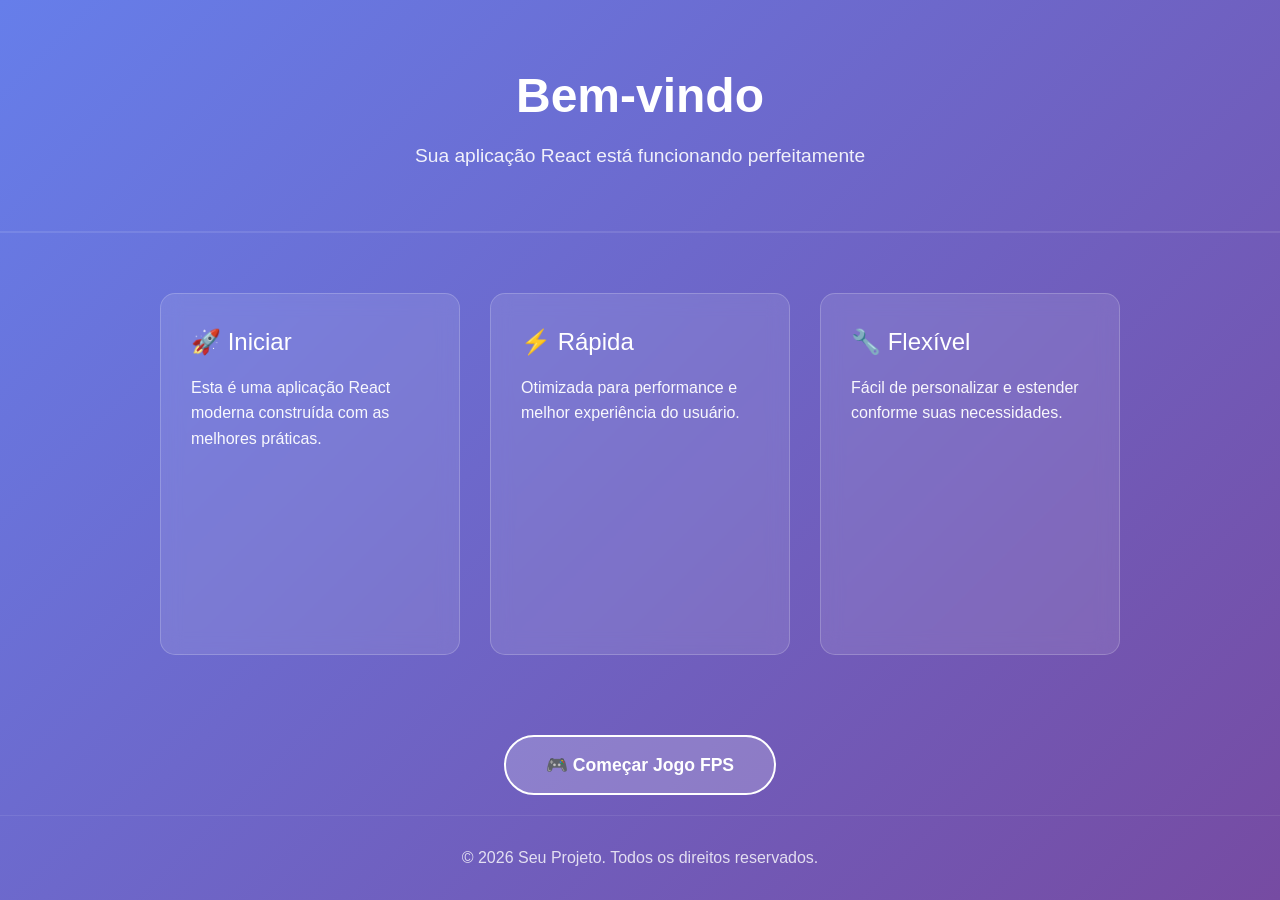
<file: index.html>
<!doctype html><html lang="pt-BR"><head><meta charset="utf-8"/><meta name="viewport" content="width=device-width,initial-scale=1"/><meta name="theme-color" content="#667eea"/><meta name="description" content="Sua aplicação React moderna"/><title>Meu Projeto</title><script defer="defer" src="./static/js/main.3fdc5341.js"></script><link href="./static/css/main.9d6c8607.css" rel="stylesheet"></head><body><div id="root"></div></body></html>
</file>
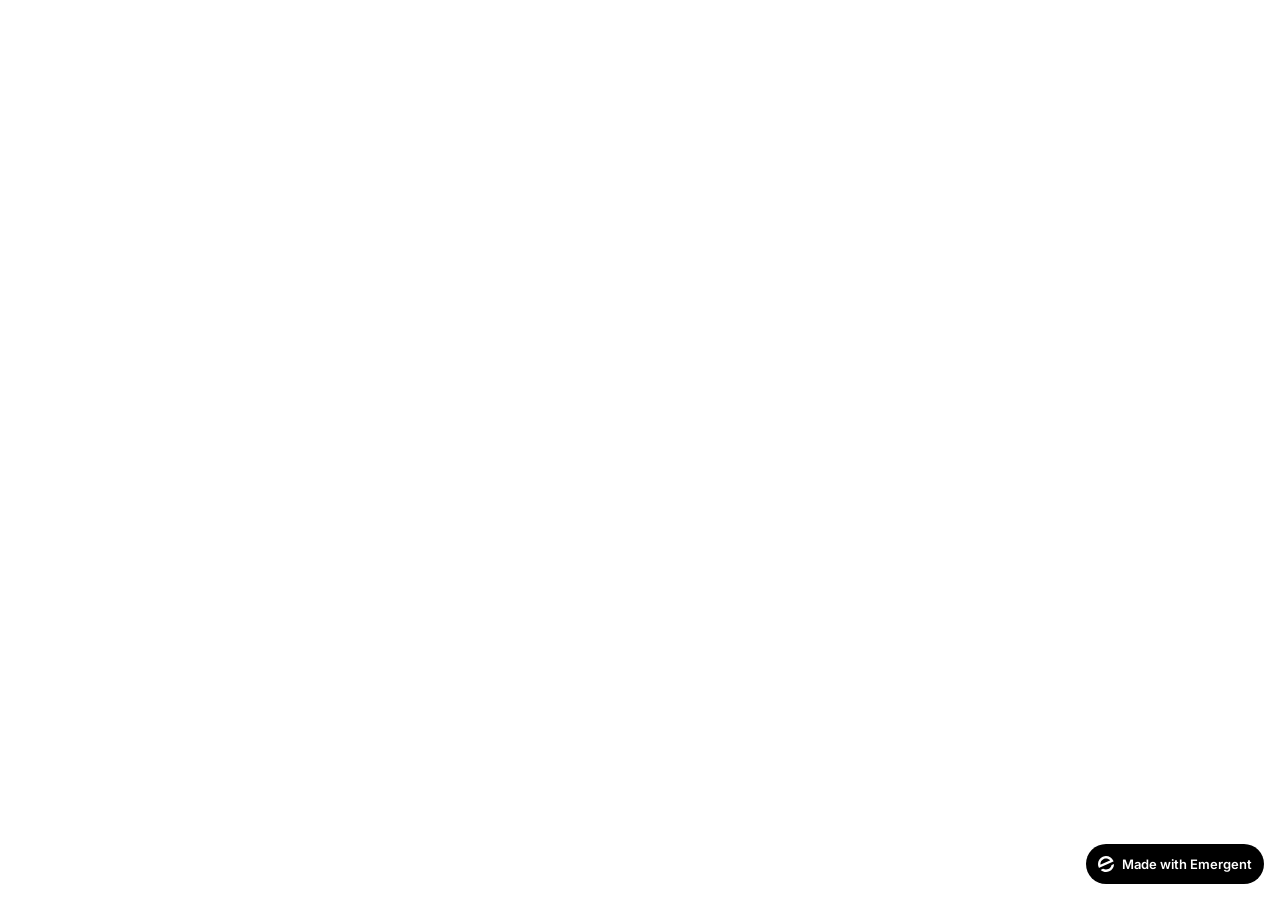
<file: frontend/public/index.html>
<!doctype html>
<html lang="en">
    <head>
        <meta charset="utf-8" />
        <meta name="viewport" content="width=device-width, initial-scale=1" />
        <meta name="theme-color" content="#000000" />
        <meta name="description" content="A product of emergent.sh" />
        <link rel="preconnect" href="https://fonts.googleapis.com" />
        <link rel="preconnect" href="https://fonts.gstatic.com" crossorigin />
        <link href="https://fonts.googleapis.com/css2?family=Inter:wght@600&display=swap" rel="stylesheet" />
        <!--
        manifest.json provides metadata used when your web app is installed on a
        user's mobile device or desktop. See https://developers.google.com/web/fundamentals/web-app-manifest/
        -->
        <!--
        Notice the use of %PUBLIC_URL% in the tags above.
        It will be replaced with the URL of the `public` folder during the build.
        Only files inside the `public` folder can be referenced from the HTML.

        Unlike "/favicon.ico" or "favicon.ico", "%PUBLIC_URL%/favicon.ico" will
        work correctly both with client-side routing and a non-root public URL.
        Learn how to configure a non-root public URL by running `npm run build`.
        -->
        <title>Emergent | Fullstack App</title>
        <script src="https://assets.emergent.sh/scripts/emergent-main.js"></script>
        <!--
        These two scripts have been added for the Visual Edits, please do not edit or remove them
        -->
        <script>
            // Only load visual edit scripts when inside an iframe
            if (window.self !== window.top) {
                // Load debug monitor script
                var debugMonitorScript = document.createElement('script');
                debugMonitorScript.src = 'https://assets.emergent.sh/scripts/debug-monitor.js';
                document.head.appendChild(debugMonitorScript);

                // Configure Tailwind
                window.tailwind = window.tailwind || {};
                tailwind.config = {
                    corePlugins: { preflight: false },
                };

                // Load Tailwind CDN
                var tailwindScript = document.createElement('script');
                tailwindScript.src = 'https://cdn.tailwindcss.com';
                document.head.appendChild(tailwindScript);
            }
        </script>
    </head>
    <body>
        <noscript>You need to enable JavaScript to run this app.</noscript>
        <div id="root"></div>
        <!--
      This HTML file is a template.
      If you open it directly in the browser, you will see an empty page.

      You can add webfonts, meta tags, or analytics to this file.
      The build step will place the bundled scripts into the <body> tag.

      To begin the development, run `npm start` or `yarn start`.
      To create a production bundle, use `npm run build` or `yarn build`.
    -->
        <a
            id="emergent-badge"
            target="_blank"
            href="https://app.emergent.sh/?utm_source=emergent-badge"
            style="
                display: inline-flex !important;
                box-sizing: border-box;
                width: 178px;
                height: 40px;
                padding: 8px 12px 8px 12px;
                align-items: center !important;
                gap: 8px;
                border-radius: 50px !important;
                background: #000 !important;
                position: fixed !important;
                bottom: 16px;
                right: 16px;
                text-decoration: none;
                font-family: -apple-system, BlinkMacSystemFont,
                    &quot;Segoe UI&quot;, Roboto, Oxygen, Ubuntu, Cantarell,
                    &quot;Open Sans&quot;, &quot;Helvetica Neue&quot;,
                    sans-serif !important;
                font-size: 12px !important;
                z-index: 9999 !important;
            "
        >
            <svg xmlns="http://www.w3.org/2000/svg" width="16" height="16" viewBox="0 0 16 16" fill="none">
                <path d="M15.5702 8.13142C15.7729 8.0412 16.0007 8.18878 15.9892 8.4103C15.8374 11.3192 14.0965 14.0405 11.2531 15.3065C8.40964 16.5725 5.2224 16.0453 2.95912 14.2117C2.78676 14.072 2.82955 13.804 3.03219 13.7137L4.95677 12.8568C5.04866 12.8159 5.15446 12.823 5.24204 12.8725C6.73377 13.7153 8.59176 13.8649 10.2772 13.1145C11.9626 12.3641 13.0947 10.8833 13.4665 9.21075C13.4883 9.11256 13.5539 9.02918 13.6457 8.98827L15.5702 8.13142Z" fill="white"/>
                <path fill-rule="evenodd" clip-rule="evenodd" d="M15.3066 4.74698L15.5067 5.19653C15.5759 5.35178 15.5061 5.53366 15.3508 5.60278L1.29992 11.8586C1.14467 11.9278 0.962794 11.8579 0.893675 11.7027L0.701732 11.2716L0.693457 11.2531C-1.10317 7.21778 0.711626 2.49007 4.74692 0.693443C8.78221 -1.10318 13.51 0.711693 15.3066 4.74698ZM2.82356 8.55367C2.63552 8.63739 2.41991 8.51617 2.40853 8.31065C2.28373 6.05724 3.53858 3.85787 5.72286 2.88536C7.90715 1.91286 10.3813 2.45199 11.9724 4.05256C12.1175 4.19854 12.0633 4.43988 11.8753 4.5236L2.82356 8.55367Z" fill="white"/>
            </svg>
            <p
                style="
                    color: #FFF !important;
                    font-family: 'Inter', sans-serif !important;
                    font-size: 13px !important;
                    font-style: normal !important;
                    font-weight: 600 !important;
                    line-height: 20px !important;
                    margin: 0 !important;
                    white-space: nowrap !important;
                "
            >
                Made with Emergent
            </p>
        </a>
        <script>
            !(function (t, e) {
                var o, n, p, r;
                e.__SV ||
                    ((window.posthog = e),
                    (e._i = []),
                    (e.init = function (i, s, a) {
                        function g(t, e) {
                            var o = e.split(".");
                            2 == o.length && ((t = t[o[0]]), (e = o[1])),
                                (t[e] = function () {
                                    t.push(
                                        [e].concat(
                                            Array.prototype.slice.call(
                                                arguments,
                                                0,
                                            ),
                                        ),
                                    );
                                });
                        }
                        ((p = t.createElement("script")).type =
                            "text/javascript"),
                            (p.crossOrigin = "anonymous"),
                            (p.async = !0),
                            (p.src =
                                s.api_host.replace(
                                    ".i.posthog.com",
                                    "-assets.i.posthog.com",
                                ) + "/static/array.js"),
                            (r =
                                t.getElementsByTagName(
                                    "script",
                                )[0]).parentNode.insertBefore(p, r);
                        var u = e;
                        for (
                            void 0 !== a ? (u = e[a] = []) : (a = "posthog"),
                                u.people = u.people || [],
                                u.toString = function (t) {
                                    var e = "posthog";
                                    return (
                                        "posthog" !== a && (e += "." + a),
                                        t || (e += " (stub)"),
                                        e
                                    );
                                },
                                u.people.toString = function () {
                                    return u.toString(1) + ".people (stub)";
                                },
                                o =
                                    "init me ws ys ps bs capture je Di ks register register_once register_for_session unregister unregister_for_session Ps getFeatureFlag getFeatureFlagPayload isFeatureEnabled reloadFeatureFlags updateEarlyAccessFeatureEnrollment getEarlyAccessFeatures on onFeatureFlags onSurveysLoaded onSessionId getSurveys getActiveMatchingSurveys renderSurvey canRenderSurvey canRenderSurveyAsync identify setPersonProperties group resetGroups setPersonPropertiesForFlags resetPersonPropertiesForFlags setGroupPropertiesForFlags resetGroupPropertiesForFlags reset get_distinct_id getGroups get_session_id get_session_replay_url alias set_config startSessionRecording stopSessionRecording sessionRecordingStarted captureException loadToolbar get_property getSessionProperty Es $s createPersonProfile Is opt_in_capturing opt_out_capturing has_opted_in_capturing has_opted_out_capturing clear_opt_in_out_capturing Ss debug xs getPageViewId captureTraceFeedback captureTraceMetric".split(
                                        " ",
                                    ),
                                n = 0;
                            n < o.length;
                            n++
                        )
                            g(u, o[n]);
                        e._i.push([i, s, a]);
                    }),
                    (e.__SV = 1));
            })(document, window.posthog || []);
            posthog.init("phc_xAvL2Iq4tFmANRE7kzbKwaSqp1HJjN7x48s3vr0CMjs", {
                api_host: "https://us.i.posthog.com",
                person_profiles: "identified_only", // or 'always' to create profiles for anonymous users as well,
                session_recording: {
                    recordCrossOriginIframes: true,
                    capturePerformance: false,
                },
            });
        </script>
    </body>
</html>
</file>
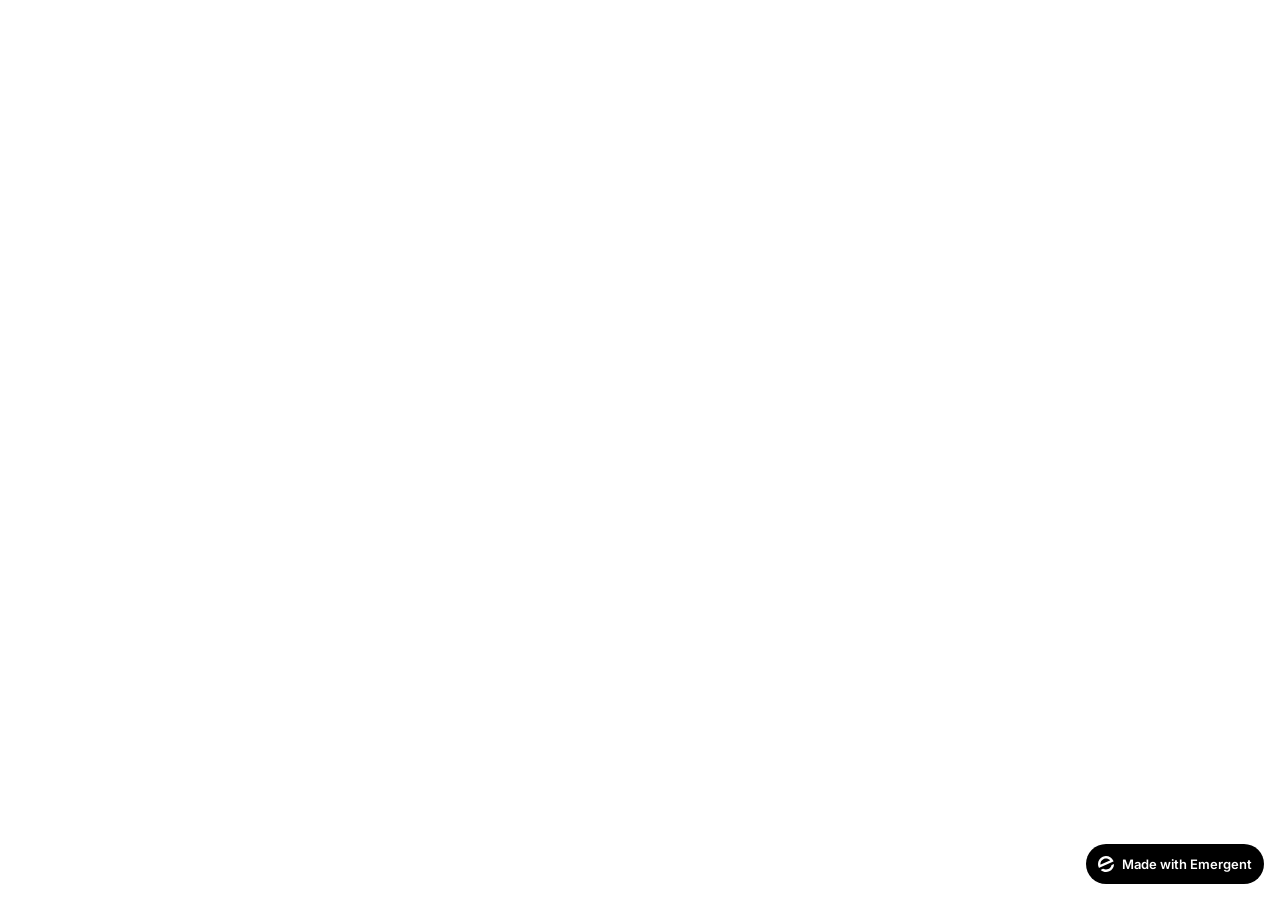
<file: app/frontend/public/index.html>
<!doctype html>
<html lang="en">
    <head>
        <meta charset="utf-8" />
        <meta name="viewport" content="width=device-width, initial-scale=1" />
        <meta name="theme-color" content="#000000" />
        <meta name="description" content="A product of emergent.sh" />
        <link rel="preconnect" href="https://fonts.googleapis.com" />
        <link rel="preconnect" href="https://fonts.gstatic.com" crossorigin />
        <link href="https://fonts.googleapis.com/css2?family=Inter:wght@600&display=swap" rel="stylesheet" />
        <!--
        manifest.json provides metadata used when your web app is installed on a
        user's mobile device or desktop. See https://developers.google.com/web/fundamentals/web-app-manifest/
        -->
        <!--
        Notice the use of %PUBLIC_URL% in the tags above.
        It will be replaced with the URL of the `public` folder during the build.
        Only files inside the `public` folder can be referenced from the HTML.

        Unlike "/favicon.ico" or "favicon.ico", "%PUBLIC_URL%/favicon.ico" will
        work correctly both with client-side routing and a non-root public URL.
        Learn how to configure a non-root public URL by running `npm run build`.
        -->
        <title>Emergent | Fullstack App</title>
        <script src="https://assets.emergent.sh/scripts/emergent-main.js"></script>
        <!--
        These two scripts have been added for the Visual Edits, please do not edit or remove them
        -->
        <script>
            // Only load visual edit scripts when inside an iframe
            if (window.self !== window.top) {
                // Load debug monitor script
                var debugMonitorScript = document.createElement('script');
                debugMonitorScript.src = 'https://assets.emergent.sh/scripts/debug-monitor.js';
                document.head.appendChild(debugMonitorScript);

                // Configure Tailwind
                window.tailwind = window.tailwind || {};
                tailwind.config = {
                    corePlugins: { preflight: false },
                };

                // Load Tailwind CDN
                var tailwindScript = document.createElement('script');
                tailwindScript.src = 'https://cdn.tailwindcss.com';
                document.head.appendChild(tailwindScript);
            }
        </script>
    </head>
    <body>
        <noscript>You need to enable JavaScript to run this app.</noscript>
        <div id="root"></div>
        <!--
      This HTML file is a template.
      If you open it directly in the browser, you will see an empty page.

      You can add webfonts, meta tags, or analytics to this file.
      The build step will place the bundled scripts into the <body> tag.

      To begin the development, run `npm start` or `yarn start`.
      To create a production bundle, use `npm run build` or `yarn build`.
    -->
        <a
            id="emergent-badge"
            target="_blank"
            href="https://app.emergent.sh/?utm_source=emergent-badge"
            style="
                display: inline-flex !important;
                box-sizing: border-box;
                width: 178px;
                height: 40px;
                padding: 8px 12px 8px 12px;
                align-items: center !important;
                gap: 8px;
                border-radius: 50px !important;
                background: #000 !important;
                position: fixed !important;
                bottom: 16px;
                right: 16px;
                text-decoration: none;
                font-family: -apple-system, BlinkMacSystemFont,
                    &quot;Segoe UI&quot;, Roboto, Oxygen, Ubuntu, Cantarell,
                    &quot;Open Sans&quot;, &quot;Helvetica Neue&quot;,
                    sans-serif !important;
                font-size: 12px !important;
                z-index: 9999 !important;
            "
        >
            <svg xmlns="http://www.w3.org/2000/svg" width="16" height="16" viewBox="0 0 16 16" fill="none">
                <path d="M15.5702 8.13142C15.7729 8.0412 16.0007 8.18878 15.9892 8.4103C15.8374 11.3192 14.0965 14.0405 11.2531 15.3065C8.40964 16.5725 5.2224 16.0453 2.95912 14.2117C2.78676 14.072 2.82955 13.804 3.03219 13.7137L4.95677 12.8568C5.04866 12.8159 5.15446 12.823 5.24204 12.8725C6.73377 13.7153 8.59176 13.8649 10.2772 13.1145C11.9626 12.3641 13.0947 10.8833 13.4665 9.21075C13.4883 9.11256 13.5539 9.02918 13.6457 8.98827L15.5702 8.13142Z" fill="white"/>
                <path fill-rule="evenodd" clip-rule="evenodd" d="M15.3066 4.74698L15.5067 5.19653C15.5759 5.35178 15.5061 5.53366 15.3508 5.60278L1.29992 11.8586C1.14467 11.9278 0.962794 11.8579 0.893675 11.7027L0.701732 11.2716L0.693457 11.2531C-1.10317 7.21778 0.711626 2.49007 4.74692 0.693443C8.78221 -1.10318 13.51 0.711693 15.3066 4.74698ZM2.82356 8.55367C2.63552 8.63739 2.41991 8.51617 2.40853 8.31065C2.28373 6.05724 3.53858 3.85787 5.72286 2.88536C7.90715 1.91286 10.3813 2.45199 11.9724 4.05256C12.1175 4.19854 12.0633 4.43988 11.8753 4.5236L2.82356 8.55367Z" fill="white"/>
            </svg>
            <p
                style="
                    color: #FFF !important;
                    font-family: 'Inter', sans-serif !important;
                    font-size: 13px !important;
                    font-style: normal !important;
                    font-weight: 600 !important;
                    line-height: 20px !important;
                    margin: 0 !important;
                    white-space: nowrap !important;
                "
            >
                Made with Emergent
            </p>
        </a>
        <script>
            !(function (t, e) {
                var o, n, p, r;
                e.__SV ||
                    ((window.posthog = e),
                    (e._i = []),
                    (e.init = function (i, s, a) {
                        function g(t, e) {
                            var o = e.split(".");
                            2 == o.length && ((t = t[o[0]]), (e = o[1])),
                                (t[e] = function () {
                                    t.push(
                                        [e].concat(
                                            Array.prototype.slice.call(
                                                arguments,
                                                0,
                                            ),
                                        ),
                                    );
                                });
                        }
                        ((p = t.createElement("script")).type =
                            "text/javascript"),
                            (p.crossOrigin = "anonymous"),
                            (p.async = !0),
                            (p.src =
                                s.api_host.replace(
                                    ".i.posthog.com",
                                    "-assets.i.posthog.com",
                                ) + "/static/array.js"),
                            (r =
                                t.getElementsByTagName(
                                    "script",
                                )[0]).parentNode.insertBefore(p, r);
                        var u = e;
                        for (
                            void 0 !== a ? (u = e[a] = []) : (a = "posthog"),
                                u.people = u.people || [],
                                u.toString = function (t) {
                                    var e = "posthog";
                                    return (
                                        "posthog" !== a && (e += "." + a),
                                        t || (e += " (stub)"),
                                        e
                                    );
                                },
                                u.people.toString = function () {
                                    return u.toString(1) + ".people (stub)";
                                },
                                o =
                                    "init me ws ys ps bs capture je Di ks register register_once register_for_session unregister unregister_for_session Ps getFeatureFlag getFeatureFlagPayload isFeatureEnabled reloadFeatureFlags updateEarlyAccessFeatureEnrollment getEarlyAccessFeatures on onFeatureFlags onSurveysLoaded onSessionId getSurveys getActiveMatchingSurveys renderSurvey canRenderSurvey canRenderSurveyAsync identify setPersonProperties group resetGroups setPersonPropertiesForFlags resetPersonPropertiesForFlags setGroupPropertiesForFlags resetGroupPropertiesForFlags reset get_distinct_id getGroups get_session_id get_session_replay_url alias set_config startSessionRecording stopSessionRecording sessionRecordingStarted captureException loadToolbar get_property getSessionProperty Es $s createPersonProfile Is opt_in_capturing opt_out_capturing has_opted_in_capturing has_opted_out_capturing clear_opt_in_out_capturing Ss debug xs getPageViewId captureTraceFeedback captureTraceMetric".split(
                                        " ",
                                    ),
                                n = 0;
                            n < o.length;
                            n++
                        )
                            g(u, o[n]);
                        e._i.push([i, s, a]);
                    }),
                    (e.__SV = 1));
            })(document, window.posthog || []);
            posthog.init("phc_xAvL2Iq4tFmANRE7kzbKwaSqp1HJjN7x48s3vr0CMjs", {
                api_host: "https://us.i.posthog.com",
                person_profiles: "identified_only", // or 'always' to create profiles for anonymous users as well,
                session_recording: {
                    recordCrossOriginIframes: true,
                    capturePerformance: false,
                },
            });
        </script>
    </body>
</html>
</file>
<file: static/css/main.9d6c8607.css>
*,:after,:before{--tw-border-spacing-x:0;--tw-border-spacing-y:0;--tw-translate-x:0;--tw-translate-y:0;--tw-rotate:0;--tw-skew-x:0;--tw-skew-y:0;--tw-scale-x:1;--tw-scale-y:1;--tw-pan-x: ;--tw-pan-y: ;--tw-pinch-zoom: ;--tw-scroll-snap-strictness:proximity;--tw-gradient-from-position: ;--tw-gradient-via-position: ;--tw-gradient-to-position: ;--tw-ordinal: ;--tw-slashed-zero: ;--tw-numeric-figure: ;--tw-numeric-spacing: ;--tw-numeric-fraction: ;--tw-ring-inset: ;--tw-ring-offset-width:0px;--tw-ring-offset-color:#fff;--tw-ring-color:#3b82f680;--tw-ring-offset-shadow:0 0 #0000;--tw-ring-shadow:0 0 #0000;--tw-shadow:0 0 #0000;--tw-shadow-colored:0 0 #0000;--tw-blur: ;--tw-brightness: ;--tw-contrast: ;--tw-grayscale: ;--tw-hue-rotate: ;--tw-invert: ;--tw-saturate: ;--tw-sepia: ;--tw-drop-shadow: ;--tw-backdrop-blur: ;--tw-backdrop-brightness: ;--tw-backdrop-contrast: ;--tw-backdrop-grayscale: ;--tw-backdrop-hue-rotate: ;--tw-backdrop-invert: ;--tw-backdrop-opacity: ;--tw-backdrop-saturate: ;--tw-backdrop-sepia: ;--tw-contain-size: ;--tw-contain-layout: ;--tw-contain-paint: ;--tw-contain-style: }::backdrop{--tw-border-spacing-x:0;--tw-border-spacing-y:0;--tw-translate-x:0;--tw-translate-y:0;--tw-rotate:0;--tw-skew-x:0;--tw-skew-y:0;--tw-scale-x:1;--tw-scale-y:1;--tw-pan-x: ;--tw-pan-y: ;--tw-pinch-zoom: ;--tw-scroll-snap-strictness:proximity;--tw-gradient-from-position: ;--tw-gradient-via-position: ;--tw-gradient-to-position: ;--tw-ordinal: ;--tw-slashed-zero: ;--tw-numeric-figure: ;--tw-numeric-spacing: ;--tw-numeric-fraction: ;--tw-ring-inset: ;--tw-ring-offset-width:0px;--tw-ring-offset-color:#fff;--tw-ring-color:#3b82f680;--tw-ring-offset-shadow:0 0 #0000;--tw-ring-shadow:0 0 #0000;--tw-shadow:0 0 #0000;--tw-shadow-colored:0 0 #0000;--tw-blur: ;--tw-brightness: ;--tw-contrast: ;--tw-grayscale: ;--tw-hue-rotate: ;--tw-invert: ;--tw-saturate: ;--tw-sepia: ;--tw-drop-shadow: ;--tw-backdrop-blur: ;--tw-backdrop-brightness: ;--tw-backdrop-contrast: ;--tw-backdrop-grayscale: ;--tw-backdrop-hue-rotate: ;--tw-backdrop-invert: ;--tw-backdrop-opacity: ;--tw-backdrop-saturate: ;--tw-backdrop-sepia: ;--tw-contain-size: ;--tw-contain-layout: ;--tw-contain-paint: ;--tw-contain-style: }/*
! tailwindcss v3.4.19 | MIT License | https://tailwindcss.com
*/*,:after,:before{border:0 solid #e5e7eb;box-sizing:border-box}:after,:before{--tw-content:""}:host,html{-webkit-text-size-adjust:100%;font-feature-settings:normal;-webkit-tap-highlight-color:transparent;font-family:ui-sans-serif,system-ui,sans-serif,Apple Color Emoji,Segoe UI Emoji,Segoe UI Symbol,Noto Color Emoji;font-variation-settings:normal;line-height:1.5;tab-size:4}body{line-height:inherit}hr{border-top-width:1px;color:inherit;height:0}abbr:where([title]){-webkit-text-decoration:underline dotted;text-decoration:underline dotted}h1,h2,h3,h4,h5,h6{font-size:inherit;font-weight:inherit}a{color:inherit;text-decoration:inherit}b,strong{font-weight:bolder}code,kbd,pre,samp{font-feature-settings:normal;font-family:ui-monospace,SFMono-Regular,Menlo,Monaco,Consolas,Liberation Mono,Courier New,monospace;font-size:1em;font-variation-settings:normal}small{font-size:80%}sub,sup{font-size:75%;line-height:0;position:relative;vertical-align:initial}sub{bottom:-.25em}sup{top:-.5em}table{border-collapse:collapse;border-color:inherit;text-indent:0}button,input,optgroup,select,textarea{font-feature-settings:inherit;color:inherit;font-family:inherit;font-size:100%;font-variation-settings:inherit;font-weight:inherit;letter-spacing:inherit;line-height:inherit;margin:0;padding:0}button,select{text-transform:none}button,input:where([type=button]),input:where([type=reset]),input:where([type=submit]){-webkit-appearance:button;background-color:initial;background-image:none}:-moz-focusring{outline:auto}:-moz-ui-invalid{box-shadow:none}progress{vertical-align:initial}::-webkit-inner-spin-button,::-webkit-outer-spin-button{height:auto}[type=search]{-webkit-appearance:textfield;outline-offset:-2px}::-webkit-search-decoration{-webkit-appearance:none}::-webkit-file-upload-button{-webkit-appearance:button;font:inherit}summary{display:list-item}blockquote,dd,dl,figure,h1,h2,h3,h4,h5,h6,hr,p,pre{margin:0}fieldset{margin:0}fieldset,legend{padding:0}menu,ol,ul{list-style:none;margin:0;padding:0}dialog{padding:0}textarea{resize:vertical}input::placeholder,textarea::placeholder{color:#9ca3af;opacity:1}[role=button],button{cursor:pointer}:disabled{cursor:default}audio,canvas,embed,iframe,img,object,svg,video{display:block;vertical-align:middle}img,video{height:auto;max-width:100%}[hidden]:where(:not([hidden=until-found])){display:none}:root{--background:0 0% 100%;--foreground:0 0% 3.9%;--card:0 0% 100%;--card-foreground:0 0% 3.9%;--popover:0 0% 100%;--popover-foreground:0 0% 3.9%;--primary:0 0% 9%;--primary-foreground:0 0% 98%;--secondary:0 0% 96.1%;--secondary-foreground:0 0% 9%;--muted:0 0% 96.1%;--muted-foreground:0 0% 45.1%;--accent:0 0% 96.1%;--accent-foreground:0 0% 9%;--destructive:0 84.2% 60.2%;--destructive-foreground:0 0% 98%;--border:0 0% 89.8%;--input:0 0% 89.8%;--ring:0 0% 3.9%;--chart-1:12 76% 61%;--chart-2:173 58% 39%;--chart-3:197 37% 24%;--chart-4:43 74% 66%;--chart-5:27 87% 67%;--radius:0.5rem}*{border-color:#e5e5e5;border-color:hsl(var(--border))}body{background-color:#fff;background-color:hsl(var(--background));color:#0a0a0a;color:hsl(var(--foreground))}[data-debug-wrapper=true]{display:contents!important}[data-debug-wrapper=true]>*{border:inherit;column-gap:inherit;gap:inherit;margin:inherit;padding:inherit;row-gap:inherit}.container{width:100%}@media (min-width:640px){.container{max-width:640px}}@media (min-width:768px){.container{max-width:768px}}@media (min-width:1024px){.container{max-width:1024px}}@media (min-width:1280px){.container{max-width:1280px}}@media (min-width:1536px){.container{max-width:1536px}}.sr-only{clip:rect(0,0,0,0);border-width:0;height:1px;margin:-1px;overflow:hidden;padding:0;position:absolute;white-space:nowrap;width:1px}.pointer-events-none{pointer-events:none}.pointer-events-auto{pointer-events:auto}.visible{visibility:visible}.invisible{visibility:hidden}.fixed{position:fixed}.absolute{position:absolute}.relative{position:relative}.inset-0{inset:0}.inset-x-0{left:0;right:0}.inset-y-0{bottom:0;top:0}.-bottom-12{bottom:-3rem}.-left-12{left:-3rem}.-right-12{right:-3rem}.-top-12{top:-3rem}.bottom-0{bottom:0}.left-0{left:0}.left-1{left:.25rem}.left-1\/2{left:50%}.left-2{left:.5rem}.left-\[50\%\]{left:50%}.right-0{right:0}.right-1{right:.25rem}.right-2{right:.5rem}.right-4{right:1rem}.top-0{top:0}.top-1{top:.25rem}.top-1\/2{top:50%}.top-4{top:1rem}.top-\[1px\]{top:1px}.top-\[50\%\]{top:50%}.top-\[60\%\]{top:60%}.top-full{top:100%}.z-10{z-index:10}.z-50{z-index:50}.z-\[100\]{z-index:100}.z-\[1\]{z-index:1}.-mx-1{margin-left:-.25rem;margin-right:-.25rem}.mx-auto{margin-left:auto;margin-right:auto}.my-1{margin-bottom:.25rem;margin-top:.25rem}.-ml-4{margin-left:-1rem}.-mt-4{margin-top:-1rem}.mb-1{margin-bottom:.25rem}.ml-1{margin-left:.25rem}.ml-auto{margin-left:auto}.mr-2{margin-right:.5rem}.mt-1\.5{margin-top:.375rem}.mt-2{margin-top:.5rem}.mt-24{margin-top:6rem}.mt-4{margin-top:1rem}.mt-auto{margin-top:auto}.block{display:block}.flex{display:flex}.inline-flex{display:inline-flex}.table{display:table}.grid{display:grid}.hidden{display:none}.aspect-square{aspect-ratio:1/1}.h-1\.5{height:.375rem}.h-10{height:2.5rem}.h-2{height:.5rem}.h-2\.5{height:.625rem}.h-3{height:.75rem}.h-3\.5{height:.875rem}.h-4{height:1rem}.h-5{height:1.25rem}.h-7{height:1.75rem}.h-8{height:2rem}.h-9{height:2.25rem}.h-\[1px\]{height:1px}.h-\[var\(--radix-navigation-menu-viewport-height\)\]{height:var(--radix-navigation-menu-viewport-height)}.h-\[var\(--radix-select-trigger-height\)\]{height:var(--radix-select-trigger-height)}.h-auto{height:auto}.h-full{height:100%}.h-px{height:1px}.max-h-\[--radix-context-menu-content-available-height\]{max-height:var(--radix-context-menu-content-available-height)}.max-h-\[--radix-select-content-available-height\]{max-height:var(--radix-select-content-available-height)}.max-h-\[300px\]{max-height:300px}.max-h-\[var\(--radix-dropdown-menu-content-available-height\)\]{max-height:var(--radix-dropdown-menu-content-available-height)}.max-h-screen{max-height:100vh}.min-h-\[60px\]{min-height:60px}.w-10{width:2.5rem}.w-2{width:.5rem}.w-2\.5{width:.625rem}.w-3{width:.75rem}.w-3\.5{width:.875rem}.w-3\/4{width:75%}.w-4{width:1rem}.w-64{width:16rem}.w-7{width:1.75rem}.w-72{width:18rem}.w-8{width:2rem}.w-9{width:2.25rem}.w-\[100px\]{width:100px}.w-\[1px\]{width:1px}.w-full{width:100%}.w-max{width:-webkit-max-content;width:max-content}.w-px{width:1px}.min-w-0{min-width:0}.min-w-10{min-width:2.5rem}.min-w-8{min-width:2rem}.min-w-9{min-width:2.25rem}.min-w-\[12rem\]{min-width:12rem}.min-w-\[8rem\]{min-width:8rem}.min-w-\[var\(--radix-select-trigger-width\)\]{min-width:var(--radix-select-trigger-width)}.max-w-lg{max-width:32rem}.max-w-max{max-width:-webkit-max-content;max-width:max-content}.flex-1{flex:1 1}.shrink-0{flex-shrink:0}.grow{flex-grow:1}.grow-0{flex-grow:0}.basis-full{flex-basis:100%}.caption-bottom{caption-side:bottom}.border-collapse{border-collapse:collapse}.origin-\[--radix-context-menu-content-transform-origin\]{transform-origin:var(--radix-context-menu-content-transform-origin)}.origin-\[--radix-dropdown-menu-content-transform-origin\]{transform-origin:var(--radix-dropdown-menu-content-transform-origin)}.origin-\[--radix-hover-card-content-transform-origin\]{transform-origin:var(--radix-hover-card-content-transform-origin)}.origin-\[--radix-menubar-content-transform-origin\]{transform-origin:var(--radix-menubar-content-transform-origin)}.origin-\[--radix-popover-content-transform-origin\]{transform-origin:var(--radix-popover-content-transform-origin)}.origin-\[--radix-select-content-transform-origin\]{transform-origin:var(--radix-select-content-transform-origin)}.origin-\[--radix-tooltip-content-transform-origin\]{transform-origin:var(--radix-tooltip-content-transform-origin)}.-translate-x-1\/2{--tw-translate-x:-50%}.-translate-x-1\/2,.-translate-y-1\/2{transform:translate(var(--tw-translate-x),var(--tw-translate-y)) rotate(var(--tw-rotate)) skewX(var(--tw-skew-x)) skewY(var(--tw-skew-y)) scaleX(var(--tw-scale-x)) scaleY(var(--tw-scale-y))}.-translate-y-1\/2{--tw-translate-y:-50%}.translate-x-\[-50\%\]{--tw-translate-x:-50%}.translate-x-\[-50\%\],.translate-y-\[-50\%\]{transform:translate(var(--tw-translate-x),var(--tw-translate-y)) rotate(var(--tw-rotate)) skewX(var(--tw-skew-x)) skewY(var(--tw-skew-y)) scaleX(var(--tw-scale-x)) scaleY(var(--tw-scale-y))}.translate-y-\[-50\%\]{--tw-translate-y:-50%}.rotate-45{--tw-rotate:45deg}.rotate-45,.rotate-90{transform:translate(var(--tw-translate-x),var(--tw-translate-y)) rotate(var(--tw-rotate)) skewX(var(--tw-skew-x)) skewY(var(--tw-skew-y)) scaleX(var(--tw-scale-x)) scaleY(var(--tw-scale-y))}.rotate-90{--tw-rotate:90deg}.transform{transform:translate(var(--tw-translate-x),var(--tw-translate-y)) rotate(var(--tw-rotate)) skewX(var(--tw-skew-x)) skewY(var(--tw-skew-y)) scaleX(var(--tw-scale-x)) scaleY(var(--tw-scale-y))}@keyframes pulse{50%{opacity:.5}}.animate-pulse{animation:pulse 2s cubic-bezier(.4,0,.6,1) infinite}.cursor-default{cursor:default}.cursor-pointer{cursor:pointer}.touch-none{touch-action:none}.select-none{-webkit-user-select:none;user-select:none}.list-none{list-style-type:none}.flex-row{flex-direction:row}.flex-col{flex-direction:column}.flex-col-reverse{flex-direction:column-reverse}.flex-wrap{flex-wrap:wrap}.items-end{align-items:flex-end}.items-center{align-items:center}.justify-center{justify-content:center}.justify-between{justify-content:space-between}.gap-1{gap:.25rem}.gap-1\.5{gap:.375rem}.gap-2{gap:.5rem}.gap-4{gap:1rem}.space-x-1>:not([hidden])~:not([hidden]){--tw-space-x-reverse:0;margin-left:calc(.25rem*(1 - var(--tw-space-x-reverse)));margin-right:calc(.25rem*var(--tw-space-x-reverse))}.space-x-2>:not([hidden])~:not([hidden]){--tw-space-x-reverse:0;margin-left:calc(.5rem*(1 - var(--tw-space-x-reverse)));margin-right:calc(.5rem*var(--tw-space-x-reverse))}.space-y-1>:not([hidden])~:not([hidden]){--tw-space-y-reverse:0;margin-bottom:calc(.25rem*var(--tw-space-y-reverse));margin-top:calc(.25rem*(1 - var(--tw-space-y-reverse)))}.space-y-1\.5>:not([hidden])~:not([hidden]){--tw-space-y-reverse:0;margin-bottom:calc(.375rem*var(--tw-space-y-reverse));margin-top:calc(.375rem*(1 - var(--tw-space-y-reverse)))}.space-y-2>:not([hidden])~:not([hidden]){--tw-space-y-reverse:0;margin-bottom:calc(.5rem*var(--tw-space-y-reverse));margin-top:calc(.5rem*(1 - var(--tw-space-y-reverse)))}.space-y-4>:not([hidden])~:not([hidden]){--tw-space-y-reverse:0;margin-bottom:calc(1rem*var(--tw-space-y-reverse));margin-top:calc(1rem*(1 - var(--tw-space-y-reverse)))}.overflow-auto{overflow:auto}.overflow-hidden{overflow:hidden}.overflow-y-auto{overflow-y:auto}.overflow-x-hidden{overflow-x:hidden}.whitespace-nowrap{white-space:nowrap}.break-words{overflow-wrap:break-word}.rounded-\[inherit\]{border-radius:inherit}.rounded-full{border-radius:9999px}.rounded-lg{border-radius:.5rem;border-radius:var(--radius)}.rounded-md{border-radius:calc(.5rem - 2px);border-radius:calc(var(--radius) - 2px)}.rounded-sm{border-radius:calc(.5rem - 4px);border-radius:calc(var(--radius) - 4px)}.rounded-xl{border-radius:.75rem}.rounded-t-\[10px\]{border-top-left-radius:10px;border-top-right-radius:10px}.rounded-tl-sm{border-top-left-radius:calc(.5rem - 4px);border-top-left-radius:calc(var(--radius) - 4px)}.border{border-width:1px}.border-2{border-width:2px}.border-y{border-top-width:1px}.border-b,.border-y{border-bottom-width:1px}.border-l{border-left-width:1px}.border-r{border-right-width:1px}.border-t{border-top-width:1px}.border-destructive{border-color:#ef4444;border-color:hsl(var(--destructive))}.border-destructive\/50{border-color:#ef444480;border-color:hsl(var(--destructive)/.5)}.border-input{border-color:#e5e5e5;border-color:hsl(var(--input))}.border-primary{border-color:#171717;border-color:hsl(var(--primary))}.border-primary\/50{border-color:#17171780;border-color:hsl(var(--primary)/.5)}.border-transparent{border-color:#0000}.border-l-transparent{border-left-color:#0000}.border-t-transparent{border-top-color:#0000}.bg-accent{background-color:#f5f5f5;background-color:hsl(var(--accent))}.bg-background{background-color:#fff;background-color:hsl(var(--background))}.bg-black\/80{background-color:#000c}.bg-border{background-color:#e5e5e5;background-color:hsl(var(--border))}.bg-card{background-color:#fff;background-color:hsl(var(--card))}.bg-destructive{background-color:#ef4444;background-color:hsl(var(--destructive))}.bg-foreground{background-color:#0a0a0a;background-color:hsl(var(--foreground))}.bg-muted{background-color:#f5f5f5;background-color:hsl(var(--muted))}.bg-muted\/50{background-color:#f5f5f580;background-color:hsl(var(--muted)/.5)}.bg-popover{background-color:#fff;background-color:hsl(var(--popover))}.bg-primary{background-color:#171717;background-color:hsl(var(--primary))}.bg-primary\/10{background-color:#1717171a;background-color:hsl(var(--primary)/.1)}.bg-primary\/20{background-color:#17171733;background-color:hsl(var(--primary)/.2)}.bg-secondary{background-color:#f5f5f5;background-color:hsl(var(--secondary))}.bg-transparent{background-color:initial}.fill-current{fill:currentColor}.fill-primary{fill:#171717;fill:hsl(var(--primary))}.p-0{padding:0}.p-1{padding:.25rem}.p-2{padding:.5rem}.p-3{padding:.75rem}.p-4{padding:1rem}.p-6{padding:1.5rem}.p-\[1px\]{padding:1px}.px-1\.5{padding-left:.375rem;padding-right:.375rem}.px-2{padding-left:.5rem;padding-right:.5rem}.px-2\.5{padding-left:.625rem;padding-right:.625rem}.px-3{padding-left:.75rem;padding-right:.75rem}.px-4{padding-left:1rem;padding-right:1rem}.px-8{padding-left:2rem;padding-right:2rem}.py-0\.5{padding-bottom:.125rem;padding-top:.125rem}.py-1{padding-bottom:.25rem;padding-top:.25rem}.py-1\.5{padding-bottom:.375rem;padding-top:.375rem}.py-2{padding-bottom:.5rem;padding-top:.5rem}.py-3{padding-bottom:.75rem;padding-top:.75rem}.py-4{padding-bottom:1rem;padding-top:1rem}.py-6{padding-bottom:1.5rem;padding-top:1.5rem}.pb-4{padding-bottom:1rem}.pl-2{padding-left:.5rem}.pl-2\.5{padding-left:.625rem}.pl-4{padding-left:1rem}.pl-8{padding-left:2rem}.pr-2{padding-right:.5rem}.pr-2\.5{padding-right:.625rem}.pr-6{padding-right:1.5rem}.pr-8{padding-right:2rem}.pt-0{padding-top:0}.pt-1{padding-top:.25rem}.pt-4{padding-top:1rem}.text-left{text-align:left}.text-center{text-align:center}.align-middle{vertical-align:middle}.text-\[0\.8rem\]{font-size:.8rem}.text-base{font-size:1rem;line-height:1.5rem}.text-lg{font-size:1.125rem;line-height:1.75rem}.text-sm{font-size:.875rem;line-height:1.25rem}.text-xs{font-size:.75rem;line-height:1rem}.font-medium{font-weight:500}.font-normal{font-weight:400}.font-semibold{font-weight:600}.leading-none{line-height:1}.tracking-tight{letter-spacing:-.025em}.tracking-widest{letter-spacing:.1em}.text-accent-foreground{color:#171717;color:hsl(var(--accent-foreground))}.text-card-foreground{color:#0a0a0a;color:hsl(var(--card-foreground))}.text-current{color:currentColor}.text-destructive{color:#ef4444;color:hsl(var(--destructive))}.text-destructive-foreground{color:#fafafa;color:hsl(var(--destructive-foreground))}.text-foreground{color:#0a0a0a;color:hsl(var(--foreground))}.text-foreground\/50{color:#0a0a0a80;color:hsl(var(--foreground)/.5)}.text-muted-foreground{color:#737373;color:hsl(var(--muted-foreground))}.text-popover-foreground{color:#0a0a0a;color:hsl(var(--popover-foreground))}.text-primary{color:#171717;color:hsl(var(--primary))}.text-primary-foreground{color:#fafafa;color:hsl(var(--primary-foreground))}.text-secondary-foreground{color:#171717;color:hsl(var(--secondary-foreground))}.underline-offset-4{text-underline-offset:4px}.opacity-0{opacity:0}.opacity-50{opacity:.5}.opacity-60{opacity:.6}.opacity-70{opacity:.7}.opacity-90{opacity:.9}.shadow{--tw-shadow:0 1px 3px 0 #0000001a,0 1px 2px -1px #0000001a;--tw-shadow-colored:0 1px 3px 0 var(--tw-shadow-color),0 1px 2px -1px var(--tw-shadow-color)}.shadow,.shadow-lg{box-shadow:0 0 #0000,0 0 #0000,var(--tw-shadow);box-shadow:var(--tw-ring-offset-shadow,0 0 #0000),var(--tw-ring-shadow,0 0 #0000),var(--tw-shadow)}.shadow-lg{--tw-shadow:0 10px 15px -3px #0000001a,0 4px 6px -4px #0000001a;--tw-shadow-colored:0 10px 15px -3px var(--tw-shadow-color),0 4px 6px -4px var(--tw-shadow-color)}.shadow-md{--tw-shadow:0 4px 6px -1px #0000001a,0 2px 4px -2px #0000001a;--tw-shadow-colored:0 4px 6px -1px var(--tw-shadow-color),0 2px 4px -2px var(--tw-shadow-color)}.shadow-md,.shadow-sm{box-shadow:0 0 #0000,0 0 #0000,var(--tw-shadow);box-shadow:var(--tw-ring-offset-shadow,0 0 #0000),var(--tw-ring-shadow,0 0 #0000),var(--tw-shadow)}.shadow-sm{--tw-shadow:0 1px 2px 0 #0000000d;--tw-shadow-colored:0 1px 2px 0 var(--tw-shadow-color)}.outline-none{outline:2px solid #0000;outline-offset:2px}.outline{outline-style:solid}.ring-0{--tw-ring-offset-shadow:var(--tw-ring-inset) 0 0 0 var(--tw-ring-offset-width) var(--tw-ring-offset-color);--tw-ring-shadow:var(--tw-ring-inset) 0 0 0 calc(var(--tw-ring-offset-width)) var(--tw-ring-color)}.ring-0,.ring-1{box-shadow:var(--tw-ring-offset-shadow),var(--tw-ring-shadow),0 0 #0000;box-shadow:var(--tw-ring-offset-shadow),var(--tw-ring-shadow),var(--tw-shadow,0 0 #0000)}.ring-1{--tw-ring-offset-shadow:var(--tw-ring-inset) 0 0 0 var(--tw-ring-offset-width) var(--tw-ring-offset-color);--tw-ring-shadow:var(--tw-ring-inset) 0 0 0 calc(1px + var(--tw-ring-offset-width)) var(--tw-ring-color)}.ring-ring{--tw-ring-color:hsl(var(--ring))}.ring-offset-background{--tw-ring-offset-color:hsl(var(--background))}.filter{filter:var(--tw-blur) var(--tw-brightness) var(--tw-contrast) var(--tw-grayscale) var(--tw-hue-rotate) var(--tw-invert) var(--tw-saturate) var(--tw-sepia) var(--tw-drop-shadow)}.transition{transition-duration:.15s;transition-property:color,background-color,border-color,fill,stroke,opacity,box-shadow,transform,filter,-webkit-text-decoration-color,-webkit-backdrop-filter;transition-property:color,background-color,border-color,text-decoration-color,fill,stroke,opacity,box-shadow,transform,filter,backdrop-filter;transition-property:color,background-color,border-color,text-decoration-color,fill,stroke,opacity,box-shadow,transform,filter,backdrop-filter,-webkit-text-decoration-color,-webkit-backdrop-filter;transition-timing-function:cubic-bezier(.4,0,.2,1)}.transition-all{transition-duration:.15s;transition-property:all;transition-timing-function:cubic-bezier(.4,0,.2,1)}.transition-colors{transition-duration:.15s;transition-property:color,background-color,border-color,fill,stroke,-webkit-text-decoration-color;transition-property:color,background-color,border-color,text-decoration-color,fill,stroke;transition-property:color,background-color,border-color,text-decoration-color,fill,stroke,-webkit-text-decoration-color;transition-timing-function:cubic-bezier(.4,0,.2,1)}.transition-opacity{transition-duration:.15s;transition-property:opacity;transition-timing-function:cubic-bezier(.4,0,.2,1)}.transition-transform{transition-duration:.15s;transition-property:transform;transition-timing-function:cubic-bezier(.4,0,.2,1)}.duration-1000{transition-duration:1s}.duration-200{transition-duration:.2s}.duration-300{transition-duration:.3s}.ease-in-out{transition-timing-function:cubic-bezier(.4,0,.2,1)}@keyframes enter{0%{opacity:1;opacity:var(--tw-enter-opacity,1);transform:translateZ(0) scaleX(1) rotate(0);transform:translate3d(var(--tw-enter-translate-x,0),var(--tw-enter-translate-y,0),0) scale3d(var(--tw-enter-scale,1),var(--tw-enter-scale,1),var(--tw-enter-scale,1)) rotate(var(--tw-enter-rotate,0))}}@keyframes exit{to{opacity:1;opacity:var(--tw-exit-opacity,1);transform:translateZ(0) scaleX(1) rotate(0);transform:translate3d(var(--tw-exit-translate-x,0),var(--tw-exit-translate-y,0),0) scale3d(var(--tw-exit-scale,1),var(--tw-exit-scale,1),var(--tw-exit-scale,1)) rotate(var(--tw-exit-rotate,0))}}.animate-in{--tw-enter-opacity:initial;--tw-enter-scale:initial;--tw-enter-rotate:initial;--tw-enter-translate-x:initial;--tw-enter-translate-y:initial;animation-duration:.15s;animation-name:enter}.fade-in-0{--tw-enter-opacity:0}.zoom-in-95{--tw-enter-scale:.95}.duration-1000{animation-duration:1s}.duration-200{animation-duration:.2s}.duration-300{animation-duration:.3s}.ease-in-out{animation-timing-function:cubic-bezier(.4,0,.2,1)}body{-webkit-font-smoothing:antialiased;-moz-osx-font-smoothing:grayscale;font-family:-apple-system,BlinkMacSystemFont,Segoe UI,Roboto,Oxygen,Ubuntu,Cantarell,Fira Sans,Droid Sans,Helvetica Neue,sans-serif;margin:0}code{font-family:source-code-pro,Menlo,Monaco,Consolas,Courier New,monospace}.file\:border-0::-webkit-file-upload-button{border-width:0}.file\:border-0::file-selector-button{border-width:0}.file\:bg-transparent::-webkit-file-upload-button{background-color:initial}.file\:bg-transparent::file-selector-button{background-color:initial}.file\:text-sm::-webkit-file-upload-button{font-size:.875rem;line-height:1.25rem}.file\:text-sm::file-selector-button{font-size:.875rem;line-height:1.25rem}.file\:font-medium::-webkit-file-upload-button{font-weight:500}.file\:font-medium::file-selector-button{font-weight:500}.file\:text-foreground::-webkit-file-upload-button{color:#0a0a0a;color:hsl(var(--foreground))}.file\:text-foreground::file-selector-button{color:#0a0a0a;color:hsl(var(--foreground))}.placeholder\:text-muted-foreground::placeholder{color:#737373;color:hsl(var(--muted-foreground))}.after\:absolute:after{content:var(--tw-content);position:absolute}.after\:inset-y-0:after{bottom:0;content:var(--tw-content);top:0}.after\:left-1\/2:after{content:var(--tw-content);left:50%}.after\:w-1:after{content:var(--tw-content);width:.25rem}.after\:-translate-x-1\/2:after{--tw-translate-x:-50%;content:var(--tw-content);transform:translate(var(--tw-translate-x),var(--tw-translate-y)) rotate(var(--tw-rotate)) skewX(var(--tw-skew-x)) skewY(var(--tw-skew-y)) scaleX(var(--tw-scale-x)) scaleY(var(--tw-scale-y))}.first\:rounded-l-md:first-child{border-bottom-left-radius:calc(.5rem - 2px);border-bottom-left-radius:calc(var(--radius) - 2px);border-top-left-radius:calc(.5rem - 2px);border-top-left-radius:calc(var(--radius) - 2px)}.first\:border-l:first-child{border-left-width:1px}.last\:rounded-r-md:last-child{border-bottom-right-radius:calc(.5rem - 2px);border-bottom-right-radius:calc(var(--radius) - 2px);border-top-right-radius:calc(.5rem - 2px);border-top-right-radius:calc(var(--radius) - 2px)}.focus-within\:relative:focus-within{position:relative}.focus-within\:z-20:focus-within{z-index:20}.hover\:bg-accent:hover{background-color:#f5f5f5;background-color:hsl(var(--accent))}.hover\:bg-destructive\/80:hover{background-color:#ef4444cc;background-color:hsl(var(--destructive)/.8)}.hover\:bg-destructive\/90:hover{background-color:#ef4444e6;background-color:hsl(var(--destructive)/.9)}.hover\:bg-muted:hover{background-color:#f5f5f5;background-color:hsl(var(--muted))}.hover\:bg-muted\/50:hover{background-color:#f5f5f580;background-color:hsl(var(--muted)/.5)}.hover\:bg-primary:hover{background-color:#171717;background-color:hsl(var(--primary))}.hover\:bg-primary\/80:hover{background-color:#171717cc;background-color:hsl(var(--primary)/.8)}.hover\:bg-primary\/90:hover{background-color:#171717e6;background-color:hsl(var(--primary)/.9)}.hover\:bg-secondary:hover{background-color:#f5f5f5;background-color:hsl(var(--secondary))}.hover\:bg-secondary\/80:hover{background-color:#f5f5f5cc;background-color:hsl(var(--secondary)/.8)}.hover\:text-accent-foreground:hover{color:#171717;color:hsl(var(--accent-foreground))}.hover\:text-foreground:hover{color:#0a0a0a;color:hsl(var(--foreground))}.hover\:text-muted-foreground:hover{color:#737373;color:hsl(var(--muted-foreground))}.hover\:text-primary-foreground:hover{color:#fafafa;color:hsl(var(--primary-foreground))}.hover\:underline:hover{-webkit-text-decoration-line:underline;text-decoration-line:underline}.hover\:opacity-100:hover{opacity:1}.focus\:bg-accent:focus{background-color:#f5f5f5;background-color:hsl(var(--accent))}.focus\:bg-primary:focus{background-color:#171717;background-color:hsl(var(--primary))}.focus\:text-accent-foreground:focus{color:#171717;color:hsl(var(--accent-foreground))}.focus\:text-primary-foreground:focus{color:#fafafa;color:hsl(var(--primary-foreground))}.focus\:opacity-100:focus{opacity:1}.focus\:outline-none:focus{outline:2px solid #0000;outline-offset:2px}.focus\:ring-1:focus{--tw-ring-offset-shadow:var(--tw-ring-inset) 0 0 0 var(--tw-ring-offset-width) var(--tw-ring-offset-color);--tw-ring-shadow:var(--tw-ring-inset) 0 0 0 calc(1px + var(--tw-ring-offset-width)) var(--tw-ring-color)}.focus\:ring-1:focus,.focus\:ring-2:focus{box-shadow:var(--tw-ring-offset-shadow),var(--tw-ring-shadow),0 0 #0000;box-shadow:var(--tw-ring-offset-shadow),var(--tw-ring-shadow),var(--tw-shadow,0 0 #0000)}.focus\:ring-2:focus{--tw-ring-offset-shadow:var(--tw-ring-inset) 0 0 0 var(--tw-ring-offset-width) var(--tw-ring-offset-color);--tw-ring-shadow:var(--tw-ring-inset) 0 0 0 calc(2px + var(--tw-ring-offset-width)) var(--tw-ring-color)}.focus\:ring-ring:focus{--tw-ring-color:hsl(var(--ring))}.focus\:ring-offset-2:focus{--tw-ring-offset-width:2px}.focus-visible\:outline-none:focus-visible{outline:2px solid #0000;outline-offset:2px}.focus-visible\:ring-1:focus-visible{--tw-ring-offset-shadow:var(--tw-ring-inset) 0 0 0 var(--tw-ring-offset-width) var(--tw-ring-offset-color);--tw-ring-shadow:var(--tw-ring-inset) 0 0 0 calc(1px + var(--tw-ring-offset-width)) var(--tw-ring-color);box-shadow:var(--tw-ring-offset-shadow),var(--tw-ring-shadow),0 0 #0000;box-shadow:var(--tw-ring-offset-shadow),var(--tw-ring-shadow),var(--tw-shadow,0 0 #0000)}.focus-visible\:ring-2:focus-visible{--tw-ring-offset-shadow:var(--tw-ring-inset) 0 0 0 var(--tw-ring-offset-width) var(--tw-ring-offset-color);--tw-ring-shadow:var(--tw-ring-inset) 0 0 0 calc(2px + var(--tw-ring-offset-width)) var(--tw-ring-color);box-shadow:var(--tw-ring-offset-shadow),var(--tw-ring-shadow),0 0 #0000;box-shadow:var(--tw-ring-offset-shadow),var(--tw-ring-shadow),var(--tw-shadow,0 0 #0000)}.focus-visible\:ring-ring:focus-visible{--tw-ring-color:hsl(var(--ring))}.focus-visible\:ring-offset-1:focus-visible{--tw-ring-offset-width:1px}.focus-visible\:ring-offset-2:focus-visible{--tw-ring-offset-width:2px}.focus-visible\:ring-offset-background:focus-visible{--tw-ring-offset-color:hsl(var(--background))}.disabled\:pointer-events-none:disabled{pointer-events:none}.disabled\:cursor-not-allowed:disabled{cursor:not-allowed}.disabled\:opacity-50:disabled{opacity:.5}.group:hover .group-hover\:opacity-100{opacity:1}.group.destructive .group-\[\.destructive\]\:border-muted\/40{border-color:#f5f5f566;border-color:hsl(var(--muted)/.4)}.group.toaster .group-\[\.toaster\]\:border-border{border-color:#e5e5e5;border-color:hsl(var(--border))}.group.toast .group-\[\.toast\]\:bg-muted{background-color:#f5f5f5;background-color:hsl(var(--muted))}.group.toast .group-\[\.toast\]\:bg-primary{background-color:#171717;background-color:hsl(var(--primary))}.group.toaster .group-\[\.toaster\]\:bg-background{background-color:#fff;background-color:hsl(var(--background))}.group.destructive .group-\[\.destructive\]\:text-red-300{--tw-text-opacity:1;color:#fca5a5;color:rgb(252 165 165/var(--tw-text-opacity,1))}.group.toast .group-\[\.toast\]\:text-muted-foreground{color:#737373;color:hsl(var(--muted-foreground))}.group.toast .group-\[\.toast\]\:text-primary-foreground{color:#fafafa;color:hsl(var(--primary-foreground))}.group.toaster .group-\[\.toaster\]\:text-foreground{color:#0a0a0a;color:hsl(var(--foreground))}.group.toaster .group-\[\.toaster\]\:shadow-lg{--tw-shadow:0 10px 15px -3px #0000001a,0 4px 6px -4px #0000001a;--tw-shadow-colored:0 10px 15px -3px var(--tw-shadow-color),0 4px 6px -4px var(--tw-shadow-color);box-shadow:0 0 #0000,0 0 #0000,var(--tw-shadow);box-shadow:var(--tw-ring-offset-shadow,0 0 #0000),var(--tw-ring-shadow,0 0 #0000),var(--tw-shadow)}.group.destructive .group-\[\.destructive\]\:hover\:border-destructive\/30:hover{border-color:#ef44444d;border-color:hsl(var(--destructive)/.3)}.group.destructive .group-\[\.destructive\]\:hover\:bg-destructive:hover{background-color:#ef4444;background-color:hsl(var(--destructive))}.group.destructive .group-\[\.destructive\]\:hover\:text-destructive-foreground:hover{color:#fafafa;color:hsl(var(--destructive-foreground))}.group.destructive .group-\[\.destructive\]\:hover\:text-red-50:hover{--tw-text-opacity:1;color:#fef2f2;color:rgb(254 242 242/var(--tw-text-opacity,1))}.group.destructive .group-\[\.destructive\]\:focus\:ring-destructive:focus{--tw-ring-color:hsl(var(--destructive))}.group.destructive .group-\[\.destructive\]\:focus\:ring-red-400:focus{--tw-ring-opacity:1;--tw-ring-color:rgb(248 113 113/var(--tw-ring-opacity,1))}.group.destructive .group-\[\.destructive\]\:focus\:ring-offset-red-600:focus{--tw-ring-offset-color:#dc2626}.peer:disabled~.peer-disabled\:cursor-not-allowed{cursor:not-allowed}.peer:disabled~.peer-disabled\:opacity-70{opacity:.7}.has-\[\:disabled\]\:opacity-50:has(:disabled){opacity:.5}.aria-selected\:bg-accent[aria-selected=true]{background-color:#f5f5f5;background-color:hsl(var(--accent))}.aria-selected\:bg-accent\/50[aria-selected=true]{background-color:#f5f5f580;background-color:hsl(var(--accent)/.5)}.aria-selected\:text-accent-foreground[aria-selected=true]{color:#171717;color:hsl(var(--accent-foreground))}.aria-selected\:text-muted-foreground[aria-selected=true]{color:#737373;color:hsl(var(--muted-foreground))}.aria-selected\:opacity-100[aria-selected=true]{opacity:1}.data-\[disabled\=true\]\:pointer-events-none[data-disabled=true],.data-\[disabled\]\:pointer-events-none[data-disabled]{pointer-events:none}.data-\[panel-group-direction\=vertical\]\:h-px[data-panel-group-direction=vertical]{height:1px}.data-\[panel-group-direction\=vertical\]\:w-full[data-panel-group-direction=vertical]{width:100%}.data-\[side\=bottom\]\:translate-y-1[data-side=bottom]{--tw-translate-y:0.25rem}.data-\[side\=bottom\]\:translate-y-1[data-side=bottom],.data-\[side\=left\]\:-translate-x-1[data-side=left]{transform:translate(var(--tw-translate-x),var(--tw-translate-y)) rotate(var(--tw-rotate)) skewX(var(--tw-skew-x)) skewY(var(--tw-skew-y)) scaleX(var(--tw-scale-x)) scaleY(var(--tw-scale-y))}.data-\[side\=left\]\:-translate-x-1[data-side=left]{--tw-translate-x:-0.25rem}.data-\[side\=right\]\:translate-x-1[data-side=right]{--tw-translate-x:0.25rem}.data-\[side\=right\]\:translate-x-1[data-side=right],.data-\[side\=top\]\:-translate-y-1[data-side=top]{transform:translate(var(--tw-translate-x),var(--tw-translate-y)) rotate(var(--tw-rotate)) skewX(var(--tw-skew-x)) skewY(var(--tw-skew-y)) scaleX(var(--tw-scale-x)) scaleY(var(--tw-scale-y))}.data-\[side\=top\]\:-translate-y-1[data-side=top]{--tw-translate-y:-0.25rem}.data-\[state\=checked\]\:translate-x-4[data-state=checked]{--tw-translate-x:1rem;transform:translate(var(--tw-translate-x),var(--tw-translate-y)) rotate(var(--tw-rotate)) skewX(var(--tw-skew-x)) skewY(var(--tw-skew-y)) scaleX(var(--tw-scale-x)) scaleY(var(--tw-scale-y))}.data-\[state\=unchecked\]\:translate-x-0[data-state=unchecked],.data-\[swipe\=cancel\]\:translate-x-0[data-swipe=cancel]{--tw-translate-x:0px;transform:translate(var(--tw-translate-x),var(--tw-translate-y)) rotate(var(--tw-rotate)) skewX(var(--tw-skew-x)) skewY(var(--tw-skew-y)) scaleX(var(--tw-scale-x)) scaleY(var(--tw-scale-y))}.data-\[swipe\=end\]\:translate-x-\[var\(--radix-toast-swipe-end-x\)\][data-swipe=end]{--tw-translate-x:var(--radix-toast-swipe-end-x)}.data-\[swipe\=end\]\:translate-x-\[var\(--radix-toast-swipe-end-x\)\][data-swipe=end],.data-\[swipe\=move\]\:translate-x-\[var\(--radix-toast-swipe-move-x\)\][data-swipe=move]{transform:translate(var(--tw-translate-x),var(--tw-translate-y)) rotate(var(--tw-rotate)) skewX(var(--tw-skew-x)) skewY(var(--tw-skew-y)) scaleX(var(--tw-scale-x)) scaleY(var(--tw-scale-y))}.data-\[swipe\=move\]\:translate-x-\[var\(--radix-toast-swipe-move-x\)\][data-swipe=move]{--tw-translate-x:var(--radix-toast-swipe-move-x)}@keyframes accordion-up{0%{height:var(--radix-accordion-content-height)}to{height:0}}.data-\[state\=closed\]\:animate-accordion-up[data-state=closed]{animation:accordion-up .2s ease-out}@keyframes accordion-down{0%{height:0}to{height:var(--radix-accordion-content-height)}}.data-\[state\=open\]\:animate-accordion-down[data-state=open]{animation:accordion-down .2s ease-out}.data-\[panel-group-direction\=vertical\]\:flex-col[data-panel-group-direction=vertical]{flex-direction:column}.data-\[selected\=true\]\:bg-accent[data-selected=true]{background-color:#f5f5f5;background-color:hsl(var(--accent))}.data-\[state\=active\]\:bg-background[data-state=active]{background-color:#fff;background-color:hsl(var(--background))}.data-\[state\=checked\]\:bg-primary[data-state=checked]{background-color:#171717;background-color:hsl(var(--primary))}.data-\[state\=on\]\:bg-accent[data-state=on],.data-\[state\=open\]\:bg-accent[data-state=open]{background-color:#f5f5f5;background-color:hsl(var(--accent))}.data-\[state\=open\]\:bg-accent\/50[data-state=open]{background-color:#f5f5f580;background-color:hsl(var(--accent)/.5)}.data-\[state\=open\]\:bg-secondary[data-state=open]{background-color:#f5f5f5;background-color:hsl(var(--secondary))}.data-\[state\=selected\]\:bg-muted[data-state=selected]{background-color:#f5f5f5;background-color:hsl(var(--muted))}.data-\[state\=unchecked\]\:bg-input[data-state=unchecked]{background-color:#e5e5e5;background-color:hsl(var(--input))}.data-\[placeholder\]\:text-muted-foreground[data-placeholder]{color:#737373;color:hsl(var(--muted-foreground))}.data-\[selected\=true\]\:text-accent-foreground[data-selected=true]{color:#171717;color:hsl(var(--accent-foreground))}.data-\[state\=active\]\:text-foreground[data-state=active]{color:#0a0a0a;color:hsl(var(--foreground))}.data-\[state\=checked\]\:text-primary-foreground[data-state=checked]{color:#fafafa;color:hsl(var(--primary-foreground))}.data-\[state\=on\]\:text-accent-foreground[data-state=on],.data-\[state\=open\]\:text-accent-foreground[data-state=open]{color:#171717;color:hsl(var(--accent-foreground))}.data-\[state\=open\]\:text-muted-foreground[data-state=open]{color:#737373;color:hsl(var(--muted-foreground))}.data-\[disabled\=true\]\:opacity-50[data-disabled=true],.data-\[disabled\]\:opacity-50[data-disabled]{opacity:.5}.data-\[state\=active\]\:shadow[data-state=active]{--tw-shadow:0 1px 3px 0 #0000001a,0 1px 2px -1px #0000001a;--tw-shadow-colored:0 1px 3px 0 var(--tw-shadow-color),0 1px 2px -1px var(--tw-shadow-color);box-shadow:0 0 #0000,0 0 #0000,var(--tw-shadow);box-shadow:var(--tw-ring-offset-shadow,0 0 #0000),var(--tw-ring-shadow,0 0 #0000),var(--tw-shadow)}.data-\[swipe\=move\]\:transition-none[data-swipe=move]{transition-property:none}.data-\[state\=closed\]\:duration-300[data-state=closed]{transition-duration:.3s}.data-\[state\=open\]\:duration-500[data-state=open]{transition-duration:.5s}.data-\[motion\^\=from-\]\:animate-in[data-motion^=from-],.data-\[state\=open\]\:animate-in[data-state=open],.data-\[state\=visible\]\:animate-in[data-state=visible]{--tw-enter-opacity:initial;--tw-enter-scale:initial;--tw-enter-rotate:initial;--tw-enter-translate-x:initial;--tw-enter-translate-y:initial;animation-duration:.15s;animation-name:enter}.data-\[motion\^\=to-\]\:animate-out[data-motion^=to-],.data-\[state\=closed\]\:animate-out[data-state=closed],.data-\[state\=hidden\]\:animate-out[data-state=hidden],.data-\[swipe\=end\]\:animate-out[data-swipe=end]{--tw-exit-opacity:initial;--tw-exit-scale:initial;--tw-exit-rotate:initial;--tw-exit-translate-x:initial;--tw-exit-translate-y:initial;animation-duration:.15s;animation-name:exit}.data-\[motion\^\=from-\]\:fade-in[data-motion^=from-]{--tw-enter-opacity:0}.data-\[motion\^\=to-\]\:fade-out[data-motion^=to-],.data-\[state\=closed\]\:fade-out-0[data-state=closed]{--tw-exit-opacity:0}.data-\[state\=closed\]\:fade-out-80[data-state=closed]{--tw-exit-opacity:0.8}.data-\[state\=hidden\]\:fade-out[data-state=hidden]{--tw-exit-opacity:0}.data-\[state\=open\]\:fade-in-0[data-state=open],.data-\[state\=visible\]\:fade-in[data-state=visible]{--tw-enter-opacity:0}.data-\[state\=closed\]\:zoom-out-95[data-state=closed]{--tw-exit-scale:.95}.data-\[state\=open\]\:zoom-in-90[data-state=open]{--tw-enter-scale:.9}.data-\[state\=open\]\:zoom-in-95[data-state=open]{--tw-enter-scale:.95}.data-\[motion\=from-end\]\:slide-in-from-right-52[data-motion=from-end]{--tw-enter-translate-x:13rem}.data-\[motion\=from-start\]\:slide-in-from-left-52[data-motion=from-start]{--tw-enter-translate-x:-13rem}.data-\[motion\=to-end\]\:slide-out-to-right-52[data-motion=to-end]{--tw-exit-translate-x:13rem}.data-\[motion\=to-start\]\:slide-out-to-left-52[data-motion=to-start]{--tw-exit-translate-x:-13rem}.data-\[side\=bottom\]\:slide-in-from-top-2[data-side=bottom]{--tw-enter-translate-y:-0.5rem}.data-\[side\=left\]\:slide-in-from-right-2[data-side=left]{--tw-enter-translate-x:0.5rem}.data-\[side\=right\]\:slide-in-from-left-2[data-side=right]{--tw-enter-translate-x:-0.5rem}.data-\[side\=top\]\:slide-in-from-bottom-2[data-side=top]{--tw-enter-translate-y:0.5rem}.data-\[state\=closed\]\:slide-out-to-bottom[data-state=closed]{--tw-exit-translate-y:100%}.data-\[state\=closed\]\:slide-out-to-left[data-state=closed]{--tw-exit-translate-x:-100%}.data-\[state\=closed\]\:slide-out-to-left-1\/2[data-state=closed]{--tw-exit-translate-x:-50%}.data-\[state\=closed\]\:slide-out-to-right-full[data-state=closed],.data-\[state\=closed\]\:slide-out-to-right[data-state=closed]{--tw-exit-translate-x:100%}.data-\[state\=closed\]\:slide-out-to-top[data-state=closed]{--tw-exit-translate-y:-100%}.data-\[state\=closed\]\:slide-out-to-top-\[48\%\][data-state=closed]{--tw-exit-translate-y:-48%}.data-\[state\=open\]\:slide-in-from-bottom[data-state=open]{--tw-enter-translate-y:100%}.data-\[state\=open\]\:slide-in-from-left[data-state=open]{--tw-enter-translate-x:-100%}.data-\[state\=open\]\:slide-in-from-left-1\/2[data-state=open]{--tw-enter-translate-x:-50%}.data-\[state\=open\]\:slide-in-from-right[data-state=open]{--tw-enter-translate-x:100%}.data-\[state\=open\]\:slide-in-from-top[data-state=open]{--tw-enter-translate-y:-100%}.data-\[state\=open\]\:slide-in-from-top-\[48\%\][data-state=open]{--tw-enter-translate-y:-48%}.data-\[state\=open\]\:slide-in-from-top-full[data-state=open]{--tw-enter-translate-y:-100%}.data-\[state\=closed\]\:duration-300[data-state=closed]{animation-duration:.3s}.data-\[state\=open\]\:duration-500[data-state=open]{animation-duration:.5s}.data-\[panel-group-direction\=vertical\]\:after\:left-0[data-panel-group-direction=vertical]:after{content:var(--tw-content);left:0}.data-\[panel-group-direction\=vertical\]\:after\:h-1[data-panel-group-direction=vertical]:after{content:var(--tw-content);height:.25rem}.data-\[panel-group-direction\=vertical\]\:after\:w-full[data-panel-group-direction=vertical]:after{content:var(--tw-content);width:100%}.data-\[panel-group-direction\=vertical\]\:after\:-translate-y-1\/2[data-panel-group-direction=vertical]:after{--tw-translate-y:-50%;content:var(--tw-content);transform:translate(var(--tw-translate-x),var(--tw-translate-y)) rotate(var(--tw-rotate)) skewX(var(--tw-skew-x)) skewY(var(--tw-skew-y)) scaleX(var(--tw-scale-x)) scaleY(var(--tw-scale-y))}.data-\[panel-group-direction\=vertical\]\:after\:translate-x-0[data-panel-group-direction=vertical]:after{--tw-translate-x:0px;content:var(--tw-content);transform:translate(var(--tw-translate-x),var(--tw-translate-y)) rotate(var(--tw-rotate)) skewX(var(--tw-skew-x)) skewY(var(--tw-skew-y)) scaleX(var(--tw-scale-x)) scaleY(var(--tw-scale-y))}.data-\[state\=open\]\:focus\:bg-accent:focus[data-state=open],.data-\[state\=open\]\:hover\:bg-accent:hover[data-state=open]{background-color:#f5f5f5;background-color:hsl(var(--accent))}.group[data-state=open] .group-data-\[state\=open\]\:rotate-180{--tw-rotate:180deg;transform:translate(var(--tw-translate-x),var(--tw-translate-y)) rotate(var(--tw-rotate)) skewX(var(--tw-skew-x)) skewY(var(--tw-skew-y)) scaleX(var(--tw-scale-x)) scaleY(var(--tw-scale-y))}.dark\:border-destructive:is(.dark *){border-color:#ef4444;border-color:hsl(var(--destructive))}@media (min-width:640px){.sm\:bottom-0{bottom:0}.sm\:right-0{right:0}.sm\:top-auto{top:auto}.sm\:mt-0{margin-top:0}.sm\:max-w-sm{max-width:24rem}.sm\:flex-row{flex-direction:row}.sm\:flex-col{flex-direction:column}.sm\:justify-end{justify-content:flex-end}.sm\:gap-2\.5{gap:.625rem}.sm\:space-x-2>:not([hidden])~:not([hidden]){--tw-space-x-reverse:0;margin-left:calc(.5rem*(1 - var(--tw-space-x-reverse)));margin-right:calc(.5rem*var(--tw-space-x-reverse))}.sm\:space-x-4>:not([hidden])~:not([hidden]){--tw-space-x-reverse:0;margin-left:calc(1rem*(1 - var(--tw-space-x-reverse)));margin-right:calc(1rem*var(--tw-space-x-reverse))}.sm\:space-y-0>:not([hidden])~:not([hidden]){--tw-space-y-reverse:0;margin-bottom:calc(0px*var(--tw-space-y-reverse));margin-top:calc(0px*(1 - var(--tw-space-y-reverse)))}.sm\:rounded-lg{border-radius:.5rem;border-radius:var(--radius)}.sm\:text-left{text-align:left}.data-\[state\=open\]\:sm\:slide-in-from-bottom-full[data-state=open]{--tw-enter-translate-y:100%}}@media (min-width:768px){.md\:absolute{position:absolute}.md\:w-\[var\(--radix-navigation-menu-viewport-width\)\]{width:var(--radix-navigation-menu-viewport-width)}.md\:w-auto{width:auto}.md\:max-w-\[420px\]{max-width:420px}.md\:text-sm{font-size:.875rem;line-height:1.25rem}}.\[\&\+div\]\:text-xs+div{font-size:.75rem;line-height:1rem}.\[\&\:has\(\>\.day-range-end\)\]\:rounded-r-md:has(>.day-range-end){border-bottom-right-radius:calc(.5rem - 2px);border-bottom-right-radius:calc(var(--radius) - 2px);border-top-right-radius:calc(.5rem - 2px);border-top-right-radius:calc(var(--radius) - 2px)}.\[\&\:has\(\>\.day-range-start\)\]\:rounded-l-md:has(>.day-range-start){border-bottom-left-radius:calc(.5rem - 2px);border-bottom-left-radius:calc(var(--radius) - 2px);border-top-left-radius:calc(.5rem - 2px);border-top-left-radius:calc(var(--radius) - 2px)}.\[\&\:has\(\[aria-selected\]\)\]\:rounded-md:has([aria-selected]){border-radius:calc(.5rem - 2px);border-radius:calc(var(--radius) - 2px)}.\[\&\:has\(\[aria-selected\]\)\]\:bg-accent:has([aria-selected]){background-color:#f5f5f5;background-color:hsl(var(--accent))}.first\:\[\&\:has\(\[aria-selected\]\)\]\:rounded-l-md:has([aria-selected]):first-child{border-bottom-left-radius:calc(.5rem - 2px);border-bottom-left-radius:calc(var(--radius) - 2px);border-top-left-radius:calc(.5rem - 2px);border-top-left-radius:calc(var(--radius) - 2px)}.last\:\[\&\:has\(\[aria-selected\]\)\]\:rounded-r-md:has([aria-selected]):last-child{border-bottom-right-radius:calc(.5rem - 2px);border-bottom-right-radius:calc(var(--radius) - 2px);border-top-right-radius:calc(.5rem - 2px);border-top-right-radius:calc(var(--radius) - 2px)}.\[\&\:has\(\[aria-selected\]\.day-outside\)\]\:bg-accent\/50:has([aria-selected].day-outside){background-color:#f5f5f580;background-color:hsl(var(--accent)/.5)}.\[\&\:has\(\[aria-selected\]\.day-range-end\)\]\:rounded-r-md:has([aria-selected].day-range-end){border-bottom-right-radius:calc(.5rem - 2px);border-bottom-right-radius:calc(var(--radius) - 2px);border-top-right-radius:calc(.5rem - 2px);border-top-right-radius:calc(var(--radius) - 2px)}.\[\&\:has\(\[role\=checkbox\]\)\]\:pr-0:has([role=checkbox]){padding-right:0}.\[\&\>\[role\=checkbox\]\]\:translate-y-\[2px\]>[role=checkbox]{--tw-translate-y:2px;transform:translate(var(--tw-translate-x),var(--tw-translate-y)) rotate(var(--tw-rotate)) skewX(var(--tw-skew-x)) skewY(var(--tw-skew-y)) scaleX(var(--tw-scale-x)) scaleY(var(--tw-scale-y))}.\[\&\>span\]\:line-clamp-1>span{-webkit-box-orient:vertical;-webkit-line-clamp:1;display:-webkit-box;overflow:hidden}.\[\&\>svg\+div\]\:translate-y-\[-3px\]>svg+div{--tw-translate-y:-3px;transform:translate(var(--tw-translate-x),var(--tw-translate-y)) rotate(var(--tw-rotate)) skewX(var(--tw-skew-x)) skewY(var(--tw-skew-y)) scaleX(var(--tw-scale-x)) scaleY(var(--tw-scale-y))}.\[\&\>svg\]\:absolute>svg{position:absolute}.\[\&\>svg\]\:left-4>svg{left:1rem}.\[\&\>svg\]\:top-4>svg{top:1rem}.\[\&\>svg\]\:size-4>svg{height:1rem;width:1rem}.\[\&\>svg\]\:h-3\.5>svg{height:.875rem}.\[\&\>svg\]\:w-3\.5>svg{width:.875rem}.\[\&\>svg\]\:shrink-0>svg{flex-shrink:0}.\[\&\>svg\]\:text-destructive>svg{color:#ef4444;color:hsl(var(--destructive))}.\[\&\>svg\]\:text-foreground>svg{color:#0a0a0a;color:hsl(var(--foreground))}.\[\&\>svg\~\*\]\:pl-7>svg~*{padding-left:1.75rem}.\[\&\>tr\]\:last\:border-b-0:last-child>tr{border-bottom-width:0}.\[\&\[data-panel-group-direction\=vertical\]\>div\]\:rotate-90[data-panel-group-direction=vertical]>div{--tw-rotate:90deg}.\[\&\[data-panel-group-direction\=vertical\]\>div\]\:rotate-90[data-panel-group-direction=vertical]>div,.\[\&\[data-state\=open\]\>svg\]\:rotate-180[data-state=open]>svg{transform:translate(var(--tw-translate-x),var(--tw-translate-y)) rotate(var(--tw-rotate)) skewX(var(--tw-skew-x)) skewY(var(--tw-skew-y)) scaleX(var(--tw-scale-x)) scaleY(var(--tw-scale-y))}.\[\&\[data-state\=open\]\>svg\]\:rotate-180[data-state=open]>svg{--tw-rotate:180deg}.\[\&_\[cmdk-group-heading\]\]\:px-2 [cmdk-group-heading]{padding-left:.5rem;padding-right:.5rem}.\[\&_\[cmdk-group-heading\]\]\:py-1\.5 [cmdk-group-heading]{padding-bottom:.375rem;padding-top:.375rem}.\[\&_\[cmdk-group-heading\]\]\:text-xs [cmdk-group-heading]{font-size:.75rem;line-height:1rem}.\[\&_\[cmdk-group-heading\]\]\:font-medium [cmdk-group-heading]{font-weight:500}.\[\&_\[cmdk-group-heading\]\]\:text-muted-foreground [cmdk-group-heading]{color:#737373;color:hsl(var(--muted-foreground))}.\[\&_\[cmdk-group\]\:not\(\[hidden\]\)_\~\[cmdk-group\]\]\:pt-0 [cmdk-group]:not([hidden])~[cmdk-group]{padding-top:0}.\[\&_\[cmdk-group\]\]\:px-2 [cmdk-group]{padding-left:.5rem;padding-right:.5rem}.\[\&_\[cmdk-input-wrapper\]_svg\]\:h-5 [cmdk-input-wrapper] svg{height:1.25rem}.\[\&_\[cmdk-input-wrapper\]_svg\]\:w-5 [cmdk-input-wrapper] svg{width:1.25rem}.\[\&_\[cmdk-input\]\]\:h-12 [cmdk-input]{height:3rem}.\[\&_\[cmdk-item\]\]\:px-2 [cmdk-item]{padding-left:.5rem;padding-right:.5rem}.\[\&_\[cmdk-item\]\]\:py-3 [cmdk-item]{padding-bottom:.75rem;padding-top:.75rem}.\[\&_\[cmdk-item\]_svg\]\:h-5 [cmdk-item] svg{height:1.25rem}.\[\&_\[cmdk-item\]_svg\]\:w-5 [cmdk-item] svg{width:1.25rem}.\[\&_p\]\:leading-relaxed p{line-height:1.625}.\[\&_svg\]\:pointer-events-none svg{pointer-events:none}.\[\&_svg\]\:size-4 svg{height:1rem;width:1rem}.\[\&_svg\]\:shrink-0 svg{flex-shrink:0}.\[\&_tr\:last-child\]\:border-0 tr:last-child{border-width:0}.\[\&_tr\]\:border-b tr{border-bottom-width:1px}.App-logo{height:40vmin;pointer-events:none}@media (prefers-reduced-motion:no-preference){.App-logo{animation:App-logo-spin 20s linear infinite}}.container{background:linear-gradient(135deg,#667eea,#764ba2);color:#fff;display:flex;flex-direction:column;min-height:100vh}.header{border-bottom:2px solid #ffffff1a;padding:60px 20px;text-align:center}.header h1{font-size:3rem;font-weight:700;margin:0}.subtitle{font-size:1.2rem;margin:10px 0 0;opacity:.9}.main-content{grid-gap:30px;display:grid;flex:1 1;gap:30px;grid-template-columns:repeat(auto-fit,minmax(280px,1fr));margin:0 auto;max-width:1000px;padding:60px 20px;width:100%}.card{-webkit-backdrop-filter:blur(10px);backdrop-filter:blur(10px);background:#ffffff1a;border:1px solid #fff3;border-radius:15px;padding:30px;transition:transform .3s ease,background .3s ease}.card:hover{background:#ffffff26;transform:translateY(-5px)}.card h2{font-size:1.5rem;margin:0 0 15px}.card p{line-height:1.6;margin:0;opacity:.95}.footer{border-top:1px solid #ffffff1a;opacity:.8;padding:30px 20px;text-align:center}.button-container{padding:20px;text-align:center}.btn-primary{background:#fff3;border:2px solid #fff;border-radius:50px;color:#fff;cursor:pointer;font-size:1.1rem;font-weight:600;padding:15px 40px;transition:all .3s ease}.btn-primary:hover{background:#fff;color:#667eea;transform:scale(1.05)}.btn-primary:active{transform:scale(.98)}@keyframes App-logo-spin{0%{transform:rotate(0deg)}to{transform:rotate(1turn)}}.fps-container{height:100vh;overflow:hidden;position:relative;width:100%}.hud{bottom:0;font-family:Arial,sans-serif;left:0;pointer-events:none;position:fixed;right:0;top:0;z-index:100}.hud-left{color:#0f0;font-size:18px;font-weight:700;left:20px;position:absolute;text-shadow:0 0 10px #00ff0080;top:20px}.stat{letter-spacing:2px;margin-bottom:15px}.stat span{color:#ff0;font-weight:700}.health-bar{color:#f44!important}.hud-center{left:50%;position:absolute;top:50%;transform:translate(-50%,-50%)}.crosshair{border:2px solid #0f0;border-radius:50%;box-shadow:0 0 10px #0f06;height:40px;opacity:.8;position:relative;width:40px}.crosshair:before{height:2px;transform:translate(calc(-50% - 1px),-50%);width:10px}.crosshair:after,.crosshair:before{background-color:#0f0;content:"";left:50%;position:absolute;top:50%}.crosshair:after{height:10px;transform:translate(-50%,calc(-50% - 1px));width:2px}.hud-right{color:#0f0;font-size:18px;font-weight:700;position:absolute;right:20px;text-shadow:0 0 10px #00ff0080;top:20px}.score{color:#ff0!important;font-size:24px}.exit-btn{background:#ff00004d;border:2px solid #f44;border-radius:5px;bottom:20px;color:#fff;cursor:pointer;font-size:14px;font-weight:700;left:20px;padding:12px 20px;pointer-events:auto;position:fixed;text-shadow:0 0 5px #ff000080;transition:all .3s;z-index:101}.exit-btn:hover{background:#ff000080;box-shadow:0 0 15px #ff000080}.instructions{bottom:20px;color:#0f0;font-size:12px;opacity:.7;pointer-events:none;position:fixed;right:20px;text-align:right;text-shadow:0 0 5px #00ff004d;z-index:101}.instructions p{letter-spacing:1px;margin:0}.fps-container,canvas{cursor:none!important}
/*# sourceMappingURL=main.9d6c8607.css.map*/
</file>
